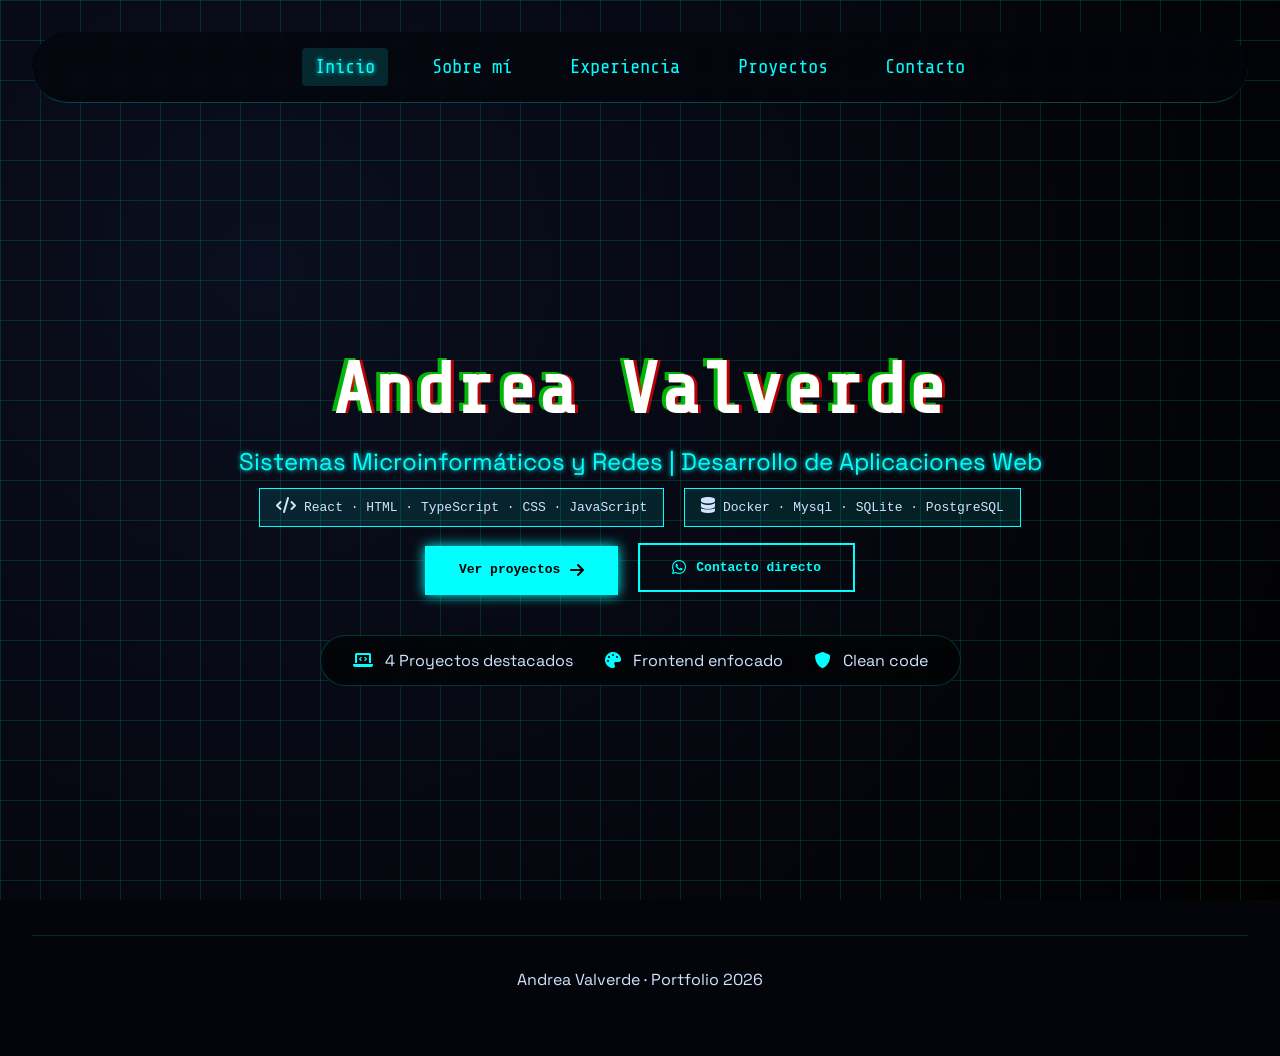
<file: PaginaWeb/index.html>
<!DOCTYPE html>
<html lang="es">
<head>
    <meta charset="UTF-8">
    <meta name="viewport" content="width=device-width, initial-scale=1.0, viewport-fit=cover">
    <title>Andrea Valverde | Inicio</title>
    <link rel="stylesheet" href="style.css">
    <link rel="stylesheet" href="https://cdnjs.cloudflare.com/ajax/libs/font-awesome/6.0.0-beta3/css/all.min.css">
    <link href="https://fonts.googleapis.com/css2?family=Space+Grotesk:wght@300;400;500;600;700&family=Share+Tech+Mono&display=swap" rel="stylesheet">
</head>
<body>
    <div class="cyber-bg"></div>
    <div class="container">
        <nav class="cyber-nav">
            <a href="index.html" class="nav-link active">Inicio</a>
            <a href="about.html" class="nav-link">Sobre mí</a>
            <a href="experience.html" class="nav-link">Experiencia</a>
            <a href="projects.html" class="nav-link">Proyectos</a>
            <a href="contact.html" class="nav-link">Contacto</a>
        </nav>

        <header class="hero fullscreen-hero">
            <div class="hero-content">
                <div class="glitch-wrapper">
                    <h1 class="glitch" data-text="Andrea Valverde">Andrea Valverde</h1>
                </div>
                <p class="hero-tagline">Sistemas Microinformáticos y Redes | Desarrollo de Aplicaciones Web</p>
                <div class="hero-description">
                    <span class="cyber-badge"><i class="fas fa-code"></i> React · HTML · TypeScript · CSS · JavaScript</span>
                    <span class="cyber-badge"><i class="fas fa-database"></i> Docker · Mysql · SQLite · PostgreSQL</span>
                </div>
                <div class="hero-cta">
                    <a href="projects.html" class="btn-neon"><span>Ver proyectos</span><i class="fas fa-arrow-right"></i></a>
                    <a href="contact.html" class="btn-outline-neon"><i class="fab fa-whatsapp"></i> Contacto directo</a>
                </div>
            </div>
            <div class="hero-stats">
                <div class="stat"><i class="fas fa-laptop-code"></i> 4 Proyectos destacados</div>
                <div class="stat"><i class="fas fa-palette"></i> Frontend enfocado</div>
                <div class="stat"><i class="fas fa-shield-alt"></i> Clean code</div>
            </div>
        </header>

        <footer class="cyber-footer">
            <p>Andrea Valverde · Portfolio 2026</p>
        </footer>
    </div>
    <script src="script.js"></script>
</body>
</html>
</file>
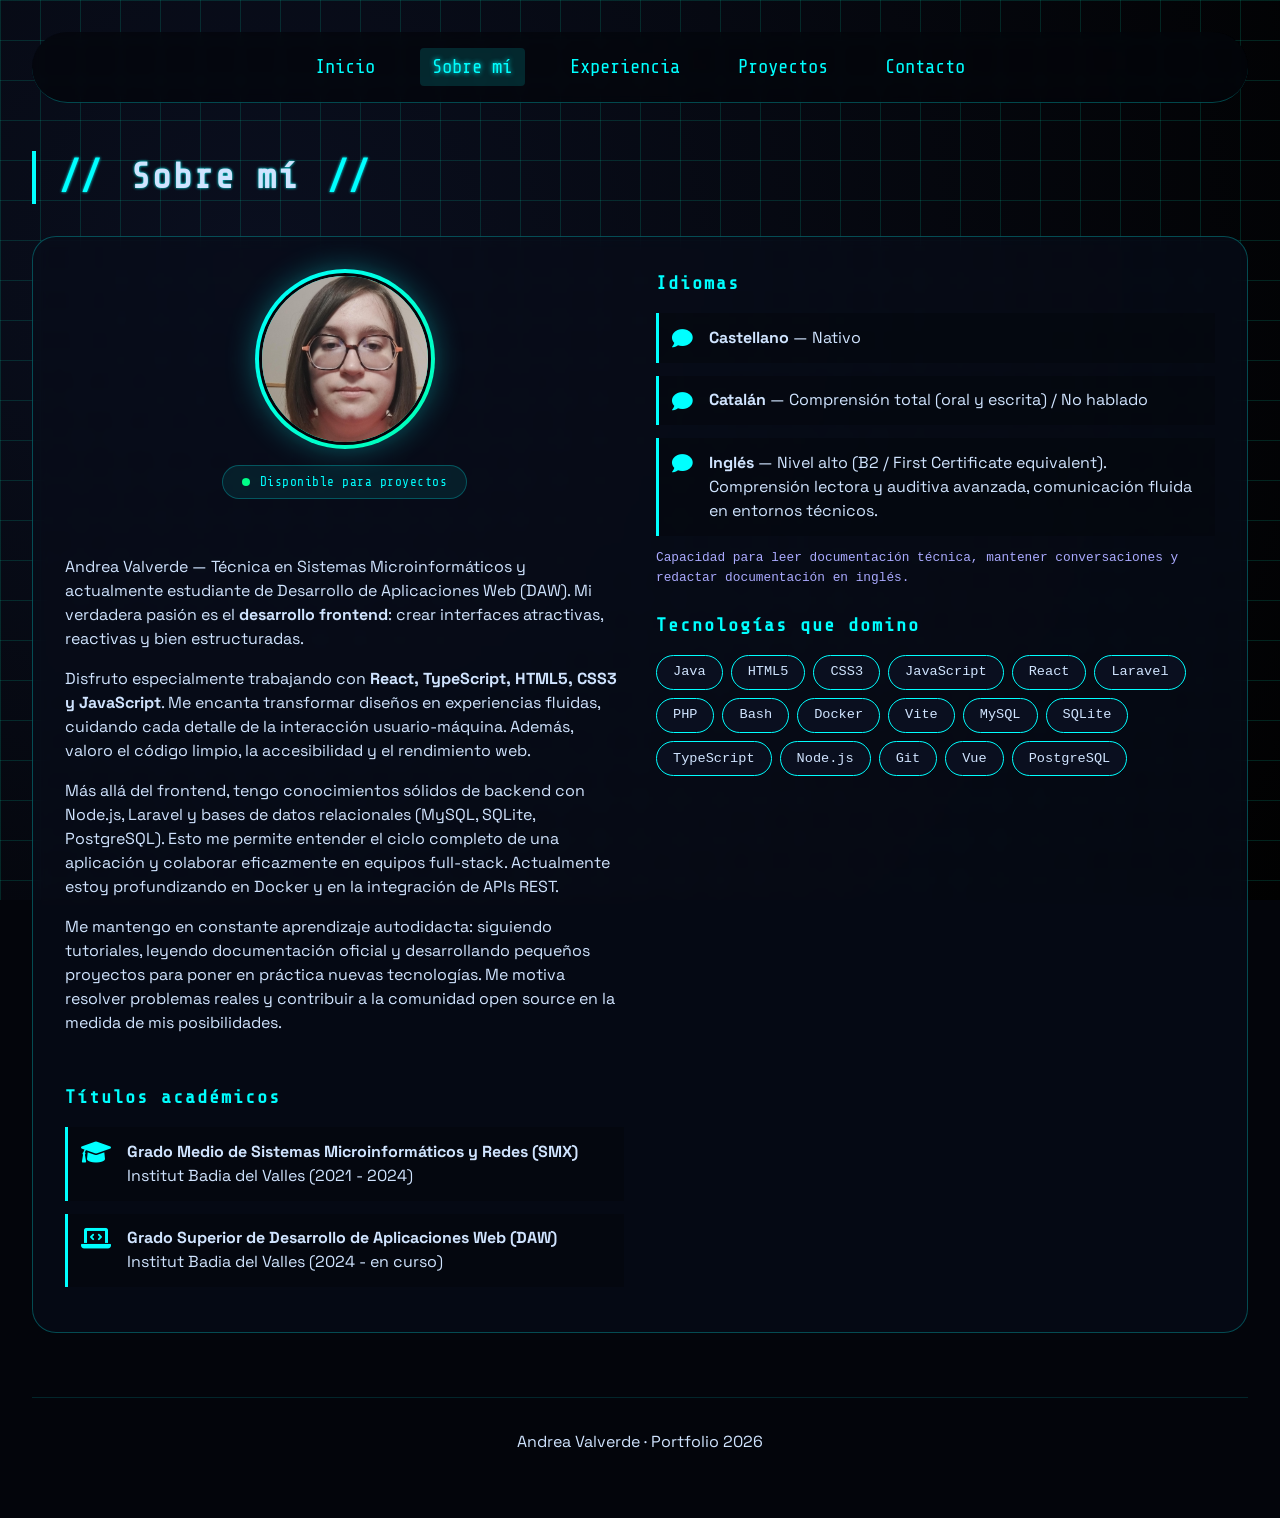
<file: PaginaWeb/about.html>
<!DOCTYPE html>
<html lang="es">
<head>
    <meta charset="UTF-8">
    <meta name="viewport" content="width=device-width, initial-scale=1.0">
    <title>Andrea Valverde | Sobre mí</title>
    <link rel="stylesheet" href="style.css">
    <link rel="stylesheet" href="https://cdnjs.cloudflare.com/ajax/libs/font-awesome/6.0.0-beta3/css/all.min.css">
    <link href="https://fonts.googleapis.com/css2?family=Space+Grotesk:wght@300;400;500;600;700&family=Share+Tech+Mono&display=swap" rel="stylesheet">
</head>
<body>
    <div class="cyber-bg"></div>
    <div class="container">
        <nav class="cyber-nav">
            <a href="index.html" class="nav-link">Inicio</a>
            <a href="about.html" class="nav-link active">Sobre mí</a>
            <a href="experience.html" class="nav-link">Experiencia</a>
            <a href="projects.html" class="nav-link">Proyectos</a>
            <a href="contact.html" class="nav-link">Contacto</a>
        </nav>

        <section class="about">
            <h2 class="section-title"><span class="title-accent">//</span> Sobre mí <span class="title-accent">//</span></h2>
            <div class="about-grid">
                <!-- Columna izquierda: foto, descripción + títulos académicos -->
                <div class="about-left">
                    <!-- FOTO DE PERFIL -->
                    <div class="profile-image-container">
                        <div class="profile-image-wrapper">
                            <img src="foto-perfil.jpg" alt="Andrea Valverde" class="profile-image">
                            <div class="profile-image-glow"></div>
                        </div>
                        <div class="profile-badge">
                            <span class="status-dot"></span>
                            <span class="status-text">Disponible para proyectos</span>
                        </div>
                    </div>

                    <div class="about-text">
                        <p><span class="neon-text">Andrea Valverde</span> — Técnica en Sistemas Microinformáticos y actualmente estudiante de Desarrollo de Aplicaciones Web (DAW). Mi verdadera pasión es el <strong>desarrollo frontend</strong>: crear interfaces atractivas, reactivas y bien estructuradas.</p>
                        <p>Disfruto especialmente trabajando con <strong>React, TypeScript, HTML5, CSS3 y JavaScript</strong>. Me encanta transformar diseños en experiencias fluidas, cuidando cada detalle de la interacción usuario-máquina. Además, valoro el código limpio, la accesibilidad y el rendimiento web.</p>
                        <p>Más allá del frontend, tengo conocimientos sólidos de backend con Node.js, Laravel y bases de datos relacionales (MySQL, SQLite, PostgreSQL). Esto me permite entender el ciclo completo de una aplicación y colaborar eficazmente en equipos full-stack. Actualmente estoy profundizando en Docker y en la integración de APIs REST.</p>
                        <p>Me mantengo en constante aprendizaje autodidacta: siguiendo tutoriales, leyendo documentación oficial y desarrollando pequeños proyectos para poner en práctica nuevas tecnologías. Me motiva resolver problemas reales y contribuir a la comunidad open source en la medida de mis posibilidades.</p>
                    </div>
                    <div class="about-degrees">
                        <h3>Títulos académicos</h3>
                        <div class="degree-item">
                            <i class="fas fa-graduation-cap"></i>
                            <div><strong>Grado Medio de Sistemas Microinformáticos y Redes (SMX)</strong><br>Institut Badia del Valles (2021 - 2024)</div>
                        </div>
                        <div class="degree-item">
                            <i class="fas fa-laptop-code"></i>
                            <div><strong>Grado Superior de Desarrollo de Aplicaciones Web (DAW)</strong><br>Institut Badia del Valles (2024 - en curso)</div>
                        </div>
                    </div>
                </div>

                <!-- Columna derecha: idiomas y tecnologías -->
                <div class="about-right">
                    <div class="about-languages">
                        <h3>Idiomas</h3>
                        <div class="language-item">
                            <i class="fas fa-comment"></i>
                            <div><strong>Castellano</strong> — Nativo</div>
                        </div>
                        <div class="language-item">
                            <i class="fas fa-comment"></i>
                            <div><strong>Catalán</strong> — Comprensión total (oral y escrita) / No hablado</div>
                        </div>
                        <div class="language-item">
                            <i class="fas fa-comment"></i>
                            <div><strong>Inglés</strong> — Nivel alto (B2 / First Certificate equivalent). Comprensión lectora y auditiva avanzada, comunicación fluida en entornos técnicos.</div>
                        </div>
                        <p class="languages-note">Capacidad para leer documentación técnica, mantener conversaciones y redactar documentación en inglés.</p>
                    </div>

                    <div class="about-tech">
                        <h3>Tecnologías que domino</h3>
                        <div class="skill-chips">
                            <span class="skill-chip">Java</span>
                            <span class="skill-chip">HTML5</span>
                            <span class="skill-chip">CSS3</span>
                            <span class="skill-chip">JavaScript</span>
                            <span class="skill-chip">React</span>
                            <span class="skill-chip">Laravel</span>
                            <span class="skill-chip">PHP</span>
                            <span class="skill-chip">Bash</span>
                            <span class="skill-chip">Docker</span>
                            <span class="skill-chip">Vite</span>
                            <span class="skill-chip">MySQL</span>
                            <span class="skill-chip">SQLite</span>
                            <span class="skill-chip">TypeScript</span>
                            <span class="skill-chip">Node.js</span>
                            <span class="skill-chip">Git</span>
                            <span class="skill-chip">Vue</span>
                            <span class="skill-chip">PostgreSQL</span>
                        </div>
                    </div>
                </div>
            </div>
        </section>

        <footer class="cyber-footer">
            <p>Andrea Valverde · Portfolio 2026</p>
        </footer>
    </div>
    <script src="script.js"></script>
</body>
</html>
</file>
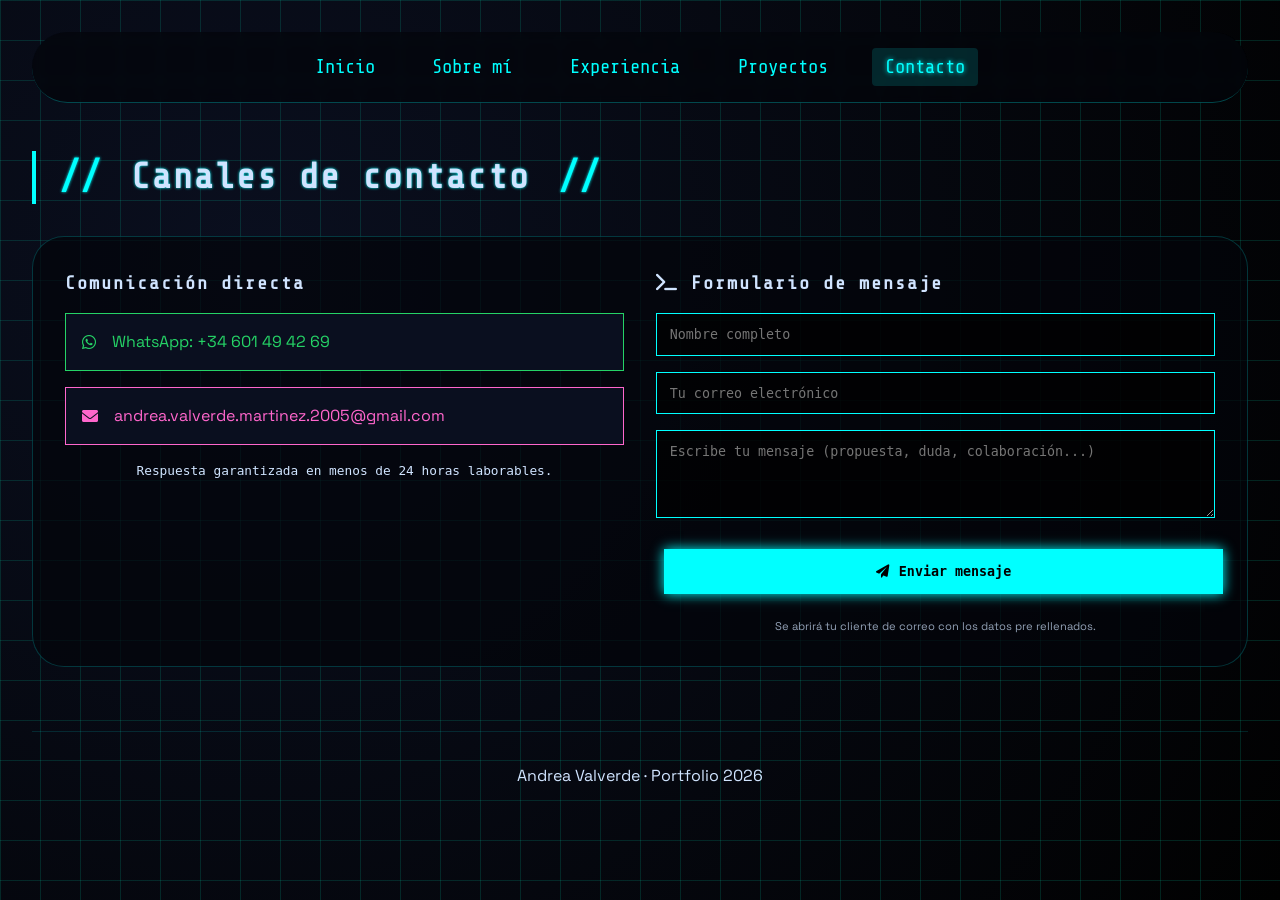
<file: PaginaWeb/contact.html>
<!DOCTYPE html>
<html lang="es">
<head>
    <meta charset="UTF-8">
    <meta name="viewport" content="width=device-width, initial-scale=1.0">
    <title>Andrea Valverde | Contacto</title>
    <link rel="stylesheet" href="style.css">
    <link rel="stylesheet" href="https://cdnjs.cloudflare.com/ajax/libs/font-awesome/6.0.0-beta3/css/all.min.css">
    <link href="https://fonts.googleapis.com/css2?family=Space+Grotesk:wght@300;400;500;600;700&family=Share+Tech+Mono&display=swap" rel="stylesheet">
</head>
<body>
    <div class="cyber-bg"></div>
    <div class="container">
        <nav class="cyber-nav">
            <a href="index.html" class="nav-link">Inicio</a>
            <a href="about.html" class="nav-link">Sobre mí</a>
            <a href="experience.html" class="nav-link">Experiencia</a>
            <a href="projects.html" class="nav-link">Proyectos</a>
            <a href="contact.html" class="nav-link active">Contacto</a>
        </nav>

        <section class="contact">
            <h2 class="section-title"><span class="title-accent">//</span> Canales de contacto <span class="title-accent">//</span></h2>
            <div class="contact-container">
                <div class="contact-social">
                    <h3>Comunicación directa</h3>
                    <a href="https://wa.me/34601494269" target="_blank" class="social-card whatsapp">
                        <i class="fab fa-whatsapp"></i> WhatsApp: +34 601 49 42 69
                    </a>
                    <a href="mailto:andrea.valverde.martinez.2005@gmail.com" class="social-card email">
                        <i class="fas fa-envelope"></i> andrea.valverde.martinez.2005@gmail.com
                    </a>
                    <div class="cyber-note">Respuesta garantizada en menos de 24 horas laborables.</div>
                </div>
                <div class="contact-form-area">
                    <h3><i class="fas fa-terminal"></i> Formulario de mensaje</h3>
                    <form id="contact-form">
                        <div class="input-group">
                            <input type="text" id="contact-name" placeholder="Nombre completo" required>
                        </div>
                        <div class="input-group">
                            <input type="email" id="contact-email" placeholder="Tu correo electrónico" required>
                        </div>
                        <div class="input-group">
                            <textarea id="contact-msg" rows="4" placeholder="Escribe tu mensaje (propuesta, duda, colaboración...)" required></textarea>
                        </div>
                        <button type="submit" class="btn-neon full-width"><i class="fas fa-paper-plane"></i> Enviar mensaje</button>
                    </form>
                    <p class="form-note">Se abrirá tu cliente de correo con los datos pre rellenados.</p>
                </div>
            </div>
        </section>

        <footer class="cyber-footer">
            <p>Andrea Valverde · Portfolio 2026</p>
        </footer>
    </div>
    <script src="script.js"></script>
</body>
</html>
</file>
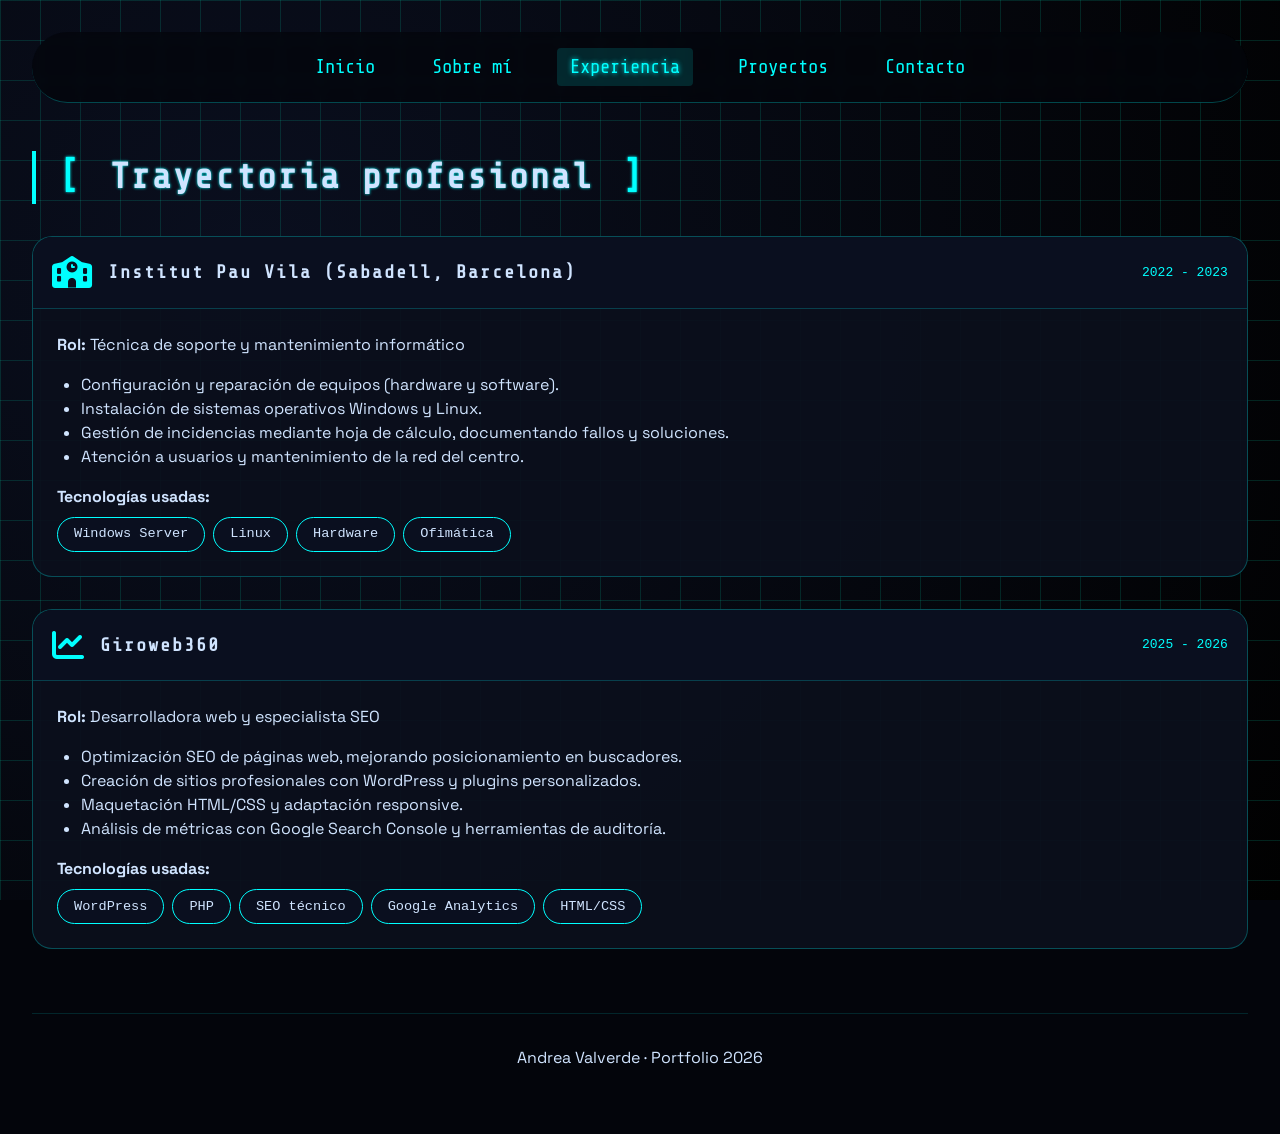
<file: PaginaWeb/experience.html>
<!DOCTYPE html>
<html lang="es">
<head>
    <meta charset="UTF-8">
    <meta name="viewport" content="width=device-width, initial-scale=1.0">
    <title>Andrea Valverde | Experiencia</title>
    <link rel="stylesheet" href="style.css">
    <link rel="stylesheet" href="https://cdnjs.cloudflare.com/ajax/libs/font-awesome/6.0.0-beta3/css/all.min.css">
    <link href="https://fonts.googleapis.com/css2?family=Space+Grotesk:wght@300;400;500;600;700&family=Share+Tech+Mono&display=swap" rel="stylesheet">
</head>
<body>
    <div class="cyber-bg"></div>
    <div class="container">
        <nav class="cyber-nav">
            <a href="index.html" class="nav-link">Inicio</a>
            <a href="about.html" class="nav-link">Sobre mí</a>
            <a href="experience.html" class="nav-link active">Experiencia</a>
            <a href="projects.html" class="nav-link">Proyectos</a>
            <a href="contact.html" class="nav-link">Contacto</a>
        </nav>

        <section class="experience">
            <h2 class="section-title"><span class="title-accent">[</span> Trayectoria profesional <span class="title-accent">]</span></h2>
            
            <div class="exp-timeline">
                <div class="exp-card">
                    <div class="exp-header">
                        <i class="fas fa-school"></i>
                        <h3>Institut Pau Vila (Sabadell, Barcelona)</h3>
                        <span class="exp-date">2022 - 2023</span>
                    </div>
                    <div class="exp-body">
                        <p><strong>Rol:</strong> Técnica de soporte y mantenimiento informático</p>
                        <ul>
                            <li>Configuración y reparación de equipos (hardware y software).</li>
                            <li>Instalación de sistemas operativos Windows y Linux.</li>
                            <li>Gestión de incidencias mediante hoja de cálculo, documentando fallos y soluciones.</li>
                            <li>Atención a usuarios y mantenimiento de la red del centro.</li>
                        </ul>
                        <div class="exp-tech">
                            <p><strong>Tecnologías usadas:</strong></p>
                            <div class="skill-chips">
                                <span class="skill-chip">Windows Server</span>
                                <span class="skill-chip">Linux</span>
                                <span class="skill-chip">Hardware</span>
                                <span class="skill-chip">Ofimática</span>
                            </div>
                        </div>
                    </div>
                </div>

                <div class="exp-card">
                    <div class="exp-header">
                        <i class="fas fa-chart-line"></i>
                        <h3>Giroweb360</h3>
                        <span class="exp-date">2025 - 2026</span>
                    </div>
                    <div class="exp-body">
                        <p><strong>Rol:</strong> Desarrolladora web y especialista SEO</p>
                        <ul>
                            <li>Optimización SEO de páginas web, mejorando posicionamiento en buscadores.</li>
                            <li>Creación de sitios profesionales con WordPress y plugins personalizados.</li>
                            <li>Maquetación HTML/CSS y adaptación responsive.</li>
                            <li>Análisis de métricas con Google Search Console y herramientas de auditoría.</li>
                        </ul>
                        <div class="exp-tech">
                            <p><strong>Tecnologías usadas:</strong></p>
                            <div class="skill-chips">
                                <span class="skill-chip">WordPress</span>
                                <span class="skill-chip">PHP</span>
                                <span class="skill-chip">SEO técnico</span>
                                <span class="skill-chip">Google Analytics</span>
                                <span class="skill-chip">HTML/CSS</span>
                            </div>
                        </div>
                    </div>
                </div>
            </div>
        </section>

        <footer class="cyber-footer">
            <p>Andrea Valverde · Portfolio 2026</p>
        </footer>
    </div>
    <script src="script.js"></script>
</body>
</html>
</file>
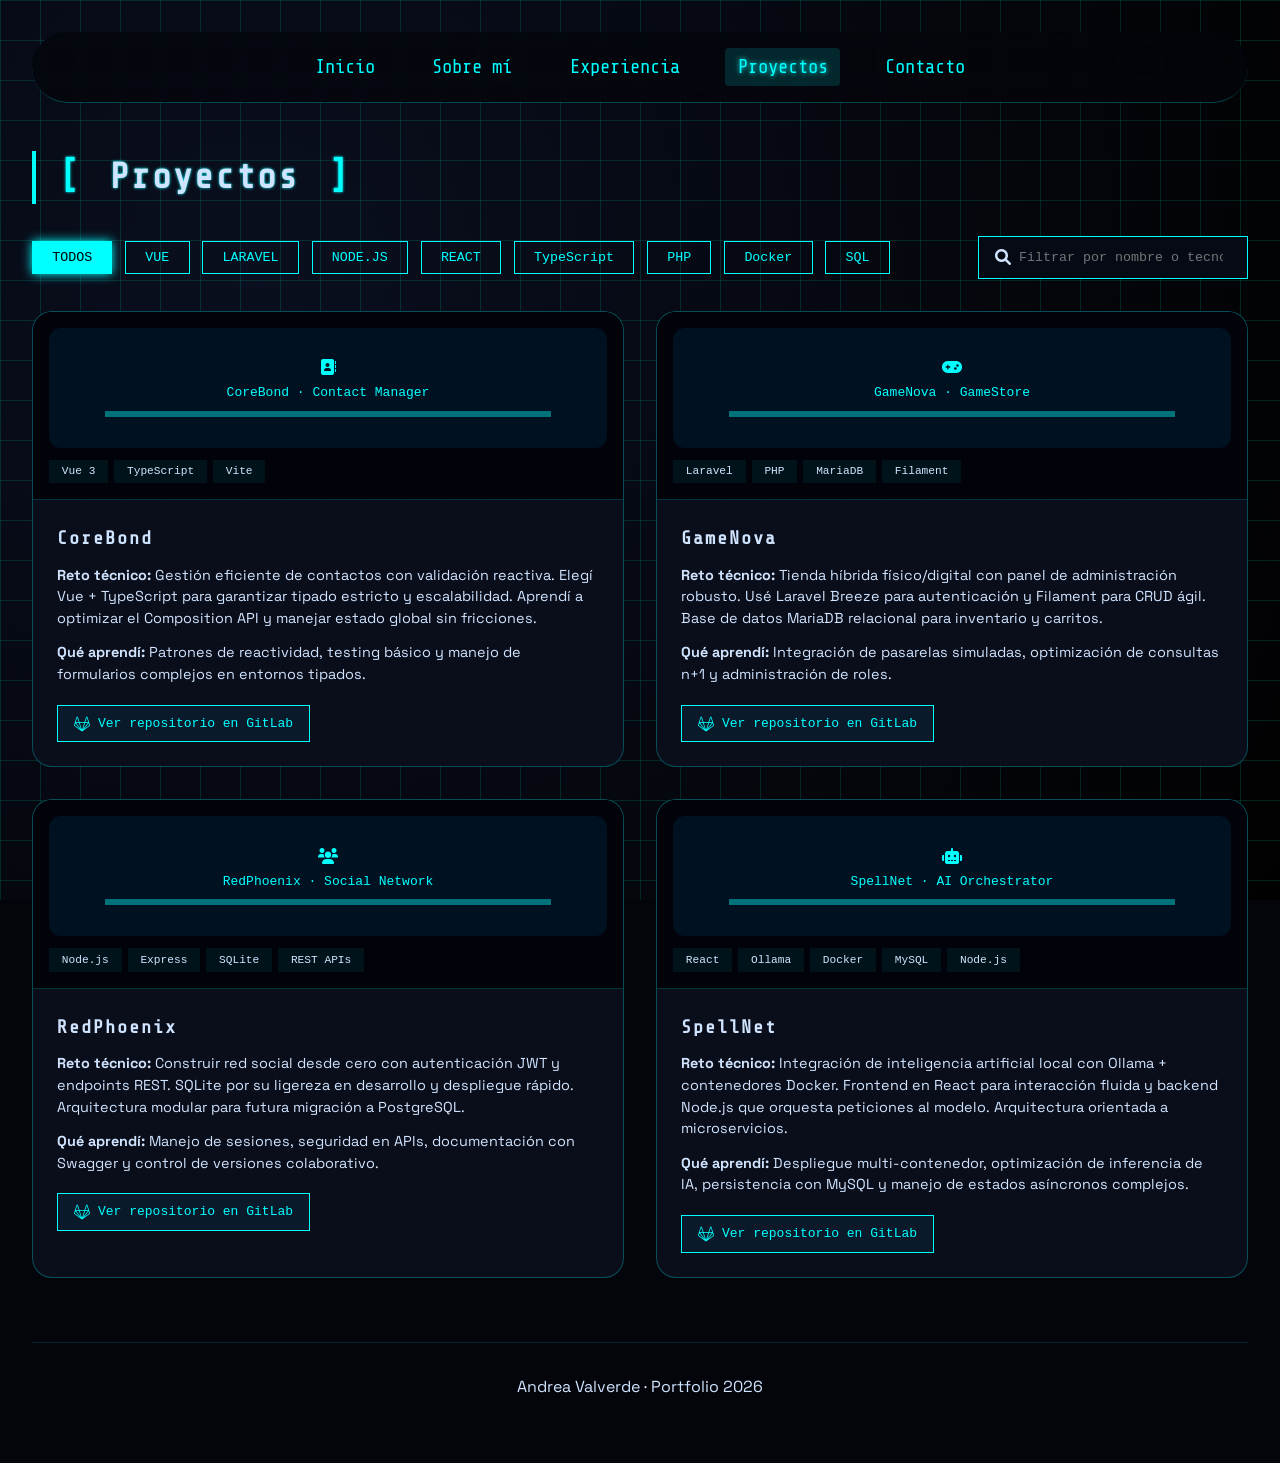
<file: PaginaWeb/projects.html>
<!DOCTYPE html>
<html lang="es">
<head>
    <meta charset="UTF-8">
    <meta name="viewport" content="width=device-width, initial-scale=1.0">
    <title>Andrea Valverde | Proyectos</title>
    <link rel="stylesheet" href="style.css">
    <link rel="stylesheet" href="https://cdnjs.cloudflare.com/ajax/libs/font-awesome/6.0.0-beta3/css/all.min.css">
    <link href="https://fonts.googleapis.com/css2?family=Space+Grotesk:wght@300;400;500;600;700&family=Share+Tech+Mono&display=swap" rel="stylesheet">
</head>
<body>
    <div class="cyber-bg"></div>
    <div class="container">
        <nav class="cyber-nav">
            <a href="index.html" class="nav-link">Inicio</a>
            <a href="about.html" class="nav-link">Sobre mí</a>
            <a href="experience.html" class="nav-link">Experiencia</a>
            <a href="projects.html" class="nav-link active">Proyectos</a>
            <a href="contact.html" class="nav-link">Contacto</a>
        </nav>

        <section>
            <h2 class="section-title"><span class="title-accent">[</span> Proyectos <span class="title-accent">]</span></h2>
            <div class="filter-bar">
                <div class="filter-buttons">
                    <button class="filter-btn active" data-filter="all">TODOS</button>
                    <button class="filter-btn" data-filter="vue">VUE</button>
                    <button class="filter-btn" data-filter="laravel">LARAVEL</button>
                    <button class="filter-btn" data-filter="nodejs">NODE.JS</button>
                    <button class="filter-btn" data-filter="react">REACT</button>
                    <button class="filter-btn" data-filter="typescript">TypeScript</button>
                    <button class="filter-btn" data-filter="php">PHP</button>
                    <button class="filter-btn" data-filter="docker">Docker</button>
                    <button class="filter-btn" data-filter="sql">SQL</button>
                </div>
                <div class="search-box">
                    <i class="fas fa-search"></i>
                    <input type="text" id="project-search" placeholder="Filtrar por nombre o tecnología">
                </div>
            </div>

            <div class="projects-grid" id="projects-grid">
                <!-- Proyecto 1: CoreBond (Vue, TypeScript) -->
                <div class="project-card" data-tech="vue typescript" data-name="CoreBond">
                    <div class="preview-area">
                        <div class="screenshot-mock">
                            <div class="mock-ui">
                                <i class="fas fa-address-book"></i>
                                <span>CoreBond · Contact Manager</span>
                                <div class="mock-bars"></div>
                            </div>
                        </div>
                        <div class="tech-badges">
                            <span>Vue 3</span><span>TypeScript</span><span>Vite</span>
                        </div>
                    </div>
                    <div class="card-info">
                        <h3>CoreBond</h3>
                        <p class="challenge"><strong>Reto técnico:</strong> Gestión eficiente de contactos con validación reactiva. Elegí Vue + TypeScript para garantizar tipado estricto y escalabilidad. Aprendí a optimizar el Composition API y manejar estado global sin fricciones.</p>
                        <p class="learn"><strong>Qué aprendí:</strong> Patrones de reactividad, testing básico y manejo de formularios complejos en entornos tipados.</p>
                        <div class="card-buttons">
                            <a href="https://gitlab.com/corebond/corebond.git" target="_blank" class="btn-code"><i class="fab fa-gitlab"></i> Ver repositorio en GitLab</a>
                        </div>
                    </div>
                </div>

                <!-- Proyecto 2: GameNova (Laravel, PHP, SQL) -->
                <div class="project-card" data-tech="laravel php sql" data-name="GameNova">
                    <div class="preview-area">
                        <div class="screenshot-mock">
                            <div class="mock-ui">
                                <i class="fas fa-gamepad"></i>
                                <span>GameNova · GameStore</span>
                                <div class="mock-bars"></div>
                            </div>
                        </div>
                        <div class="tech-badges">
                            <span>Laravel</span><span>PHP</span><span>MariaDB</span><span>Filament</span>
                        </div>
                    </div>
                    <div class="card-info">
                        <h3>GameNova</h3>
                        <p class="challenge"><strong>Reto técnico:</strong> Tienda híbrida físico/digital con panel de administración robusto. Usé Laravel Breeze para autenticación y Filament para CRUD ágil. Base de datos MariaDB relacional para inventario y carritos.</p>
                        <p class="learn"><strong>Qué aprendí:</strong> Integración de pasarelas simuladas, optimización de consultas n+1 y administración de roles.</p>
                        <div class="card-buttons">
                            <a href="https://gitlab.com/gamenova/gamenova.git" target="_blank" class="btn-code"><i class="fab fa-gitlab"></i> Ver repositorio en GitLab</a>
                        </div>
                    </div>
                </div>

                <!-- Proyecto 3: RedPhoenix (Node.js, SQL) -->
                <div class="project-card" data-tech="nodejs sql" data-name="RedPhoenix">
                    <div class="preview-area">
                        <div class="screenshot-mock">
                            <div class="mock-ui">
                                <i class="fas fa-users"></i>
                                <span>RedPhoenix · Social Network</span>
                                <div class="mock-bars"></div>
                            </div>
                        </div>
                        <div class="tech-badges">
                            <span>Node.js</span><span>Express</span><span>SQLite</span><span>REST APIs</span>
                        </div>
                    </div>
                    <div class="card-info">
                        <h3>RedPhoenix</h3>
                        <p class="challenge"><strong>Reto técnico:</strong> Construir red social desde cero con autenticación JWT y endpoints REST. SQLite por su ligereza en desarrollo y despliegue rápido. Arquitectura modular para futura migración a PostgreSQL.</p>
                        <p class="learn"><strong>Qué aprendí:</strong> Manejo de sesiones, seguridad en APIs, documentación con Swagger y control de versiones colaborativo.</p>
                        <div class="card-buttons">
                            <a href="https://gitlab.com/redphoenixgroup/redphoenix.git" target="_blank" class="btn-code"><i class="fab fa-gitlab"></i> Ver repositorio en GitLab</a>
                        </div>
                    </div>
                </div>

                <!-- Proyecto 4: SpellNet (React, Docker, SQL) -->
                <div class="project-card" data-tech="react docker sql" data-name="SpellNet">
                    <div class="preview-area">
                        <div class="screenshot-mock">
                            <div class="mock-ui">
                                <i class="fas fa-robot"></i>
                                <span>SpellNet · AI Orchestrator</span>
                                <div class="mock-bars"></div>
                            </div>
                        </div>
                        <div class="tech-badges">
                            <span>React</span><span>Ollama</span><span>Docker</span><span>MySQL</span><span>Node.js</span>
                        </div>
                    </div>
                    <div class="card-info">
                        <h3>SpellNet</h3>
                        <p class="challenge"><strong>Reto técnico:</strong> Integración de inteligencia artificial local con Ollama + contenedores Docker. Frontend en React para interacción fluida y backend Node.js que orquesta peticiones al modelo. Arquitectura orientada a microservicios.</p>
                        <p class="learn"><strong>Qué aprendí:</strong> Despliegue multi-contenedor, optimización de inferencia de IA, persistencia con MySQL y manejo de estados asíncronos complejos.</p>
                        <div class="card-buttons">
                            <a href="https://gitlab.com/spellnet/spellnet.git" target="_blank" class="btn-code"><i class="fab fa-gitlab"></i> Ver repositorio en GitLab</a>
                        </div>
                    </div>
                </div>
            </div>
            <div id="no-results" class="no-results-message" style="display: none;">Ningún proyecto coincide con el filtro.</div>
        </section>

        <footer class="cyber-footer">
            <p>Andrea Valverde · Portfolio 2026</p>
        </footer>
    </div>
    <script src="script.js"></script>
</body>
</html>
</file>
<file: PaginaWeb/style.css>
/* RESET & GLOBAL CYBERPUNK */
* {
    margin: 0;
    padding: 0;
    box-sizing: border-box;
}

body {
    background-color: #03050b;
    font-family: 'Space Grotesk', 'Share Tech Mono', monospace;
    color: #d0e4ff;
    line-height: 1.5;
    overflow-x: hidden;
}

.cyber-bg {
    position: fixed;
    top: 0;
    left: 0;
    width: 100%;
    height: 100%;
    background: radial-gradient(circle at 20% 30%, #0a0f1f, #010101);
    z-index: -2;
}
.cyber-bg::before {
    content: "";
    position: absolute;
    width: 100%;
    height: 100%;
    background-image: 
        linear-gradient(#00ffcc22 1px, transparent 1px),
        linear-gradient(90deg, #00ffcc22 1px, transparent 1px);
    background-size: 40px 40px;
    pointer-events: none;
    animation: gridMove 20s linear infinite;
}
@keyframes gridMove {
    0% { transform: translate(0, 0); }
    100% { transform: translate(40px, 40px); }
}

.container {
    max-width: 1300px;
    margin: 0 auto;
    padding: 2rem;
    position: relative;
    z-index: 2;
}

/* NAVEGACIÓN CYBER */
.cyber-nav {
    display: flex;
    justify-content: center;
    gap: 2rem;
    flex-wrap: wrap;
    margin-bottom: 3rem;
    padding: 1rem;
    border-bottom: 1px solid #0ff4;
    background: rgba(3, 5, 11, 0.7);
    backdrop-filter: blur(5px);
    border-radius: 40px;
    position: sticky;
    top: 1rem;
    z-index: 10;
}
.nav-link {
    color: #0ff;
    text-decoration: none;
    font-family: 'Share Tech Mono', monospace;
    font-size: 1.2rem;
    padding: 0.3rem 0.8rem;
    transition: 0.2s;
}
.nav-link:hover, .nav-link.active {
    background: #0ff2;
    text-shadow: 0 0 5px #0ff;
    border-radius: 4px;
}

/* TIPOGRAFÍA Y TÍTULOS */
h1, h2, h3, .section-title {
    font-family: 'Share Tech Mono', monospace;
    font-weight: 700;
    letter-spacing: 2px;
}
.section-title {
    font-size: 2.2rem;
    margin: 2rem 0 2rem 0;
    border-left: 4px solid #0ff;
    padding-left: 1rem;
    text-shadow: 0 0 3px #0ff;
}
.title-accent {
    color: #0ff;
    margin: 0 0.5rem;
}

/* HERO A PANTALLA COMPLETA */
.fullscreen-hero {
    min-height: calc(100vh - 150px);
    display: flex;
    flex-direction: column;
    justify-content: center;
    align-items: center;
    text-align: center;
    gap: 2rem;
    padding: 2rem 0;
}
.hero {
    min-height: 80vh;
}
.glitch {
    font-size: 4.5rem;
    font-weight: 800;
    position: relative;
    color: #fff;
    text-shadow: 0.05em 0 0 rgba(255,0,0,0.7), -0.05em -0.025em 0 rgba(0,255,0,0.7);
    animation: glitch-shake 0.3s infinite alternate;
}
.glitch::before {
    content: attr(data-text);
    position: absolute;
    left: -2px;
    text-shadow: 2px 0 #0ff;
    top: 0;
    color: #fff;
    overflow: hidden;
    clip: rect(0, 900px, 0, 0);
    animation: glitch-anim 3s infinite linear alternate-reverse;
}
@keyframes glitch-shake {
    0% { transform: translate(0); }
    100% { transform: translate(-1px, 1px); }
}
.hero-tagline {
    font-size: 1.5rem;
    color: #0ff;
    text-shadow: 0 0 5px #0ff;
}
.cyber-badge {
    background: rgba(0, 255, 255, 0.1);
    border: 1px solid #0ff;
    padding: 0.5rem 1rem;
    margin: 0.5rem;
    display: inline-block;
    font-family: monospace;
}
.btn-neon, .btn-outline-neon {
    display: inline-flex;
    align-items: center;
    gap: 10px;
    background: transparent;
    border: 2px solid #0ff;
    color: #0ff;
    padding: 0.8rem 2rem;
    font-weight: bold;
    text-decoration: none;
    margin: 0.5rem;
    transition: 0.2s;
    cursor: pointer;
    font-family: monospace;
}
.btn-neon {
    background: #0ff;
    color: #000;
    box-shadow: 0 0 12px #0ff;
}
.btn-outline-neon:hover, .btn-neon:hover {
    transform: scale(1.02);
    filter: brightness(1.2);
}
.hero-stats {
    display: flex;
    gap: 2rem;
    background: rgba(0,0,0,0.6);
    backdrop-filter: blur(5px);
    padding: 0.8rem 2rem;
    border-radius: 40px;
    border: 1px solid #0ff3;
}
.stat i {
    color: #0ff;
    margin-right: 8px;
}

/* ABOUT - NUEVA ESTRUCTURA */
.about-grid {
    display: grid;
    grid-template-columns: 1fr 1fr;
    gap: 2rem;
    background: rgba(8, 12, 25, 0.7);
    backdrop-filter: blur(8px);
    border: 1px solid #00ffff44;
    padding: 2rem;
    border-radius: 24px;
}
.about-left {
    display: flex;
    flex-direction: column;
    gap: 2rem;
}
.about-text p {
    margin-bottom: 1rem;
}
.about-right {
    display: flex;
    flex-direction: column;
    gap: 1.5rem;
}
.about-degrees h3, .about-languages h3, .about-tech h3 {
    margin-bottom: 1rem;
    color: #0ff;
}
.degree-item {
    display: flex;
    align-items: flex-start;
    gap: 1rem;
    background: #03050b66;
    padding: 0.8rem;
    margin-bottom: 0.8rem;
    border-left: 3px solid #0ff;
}
.degree-item i {
    font-size: 1.5rem;
    color: #0ff;
}
.language-item {
    display: flex;
    align-items: flex-start;
    gap: 1rem;
    background: #03050b66;
    padding: 0.8rem;
    margin-bottom: 0.8rem;
    border-left: 3px solid #0ff;
}
.language-item i {
    font-size: 1.3rem;
    color: #0ff;
    margin-top: 0.2rem;
}
.languages-note {
    font-size: 0.8rem;
    color: #aaf;
    margin-top: 0.5rem;
    font-family: monospace;
}
.skill-chips {
    display: flex;
    flex-wrap: wrap;
    gap: 0.5rem;
}
.skill-chip {
    background: #0a0f1f;
    border: 1px solid #0ff;
    padding: 0.4rem 1rem;
    font-family: monospace;
    font-size: 0.85rem;
    border-radius: 20px;
}

/* EXPERIENCIA */
.exp-timeline {
    display: flex;
    flex-direction: column;
    gap: 2rem;
    margin-bottom: 3rem;
}
.exp-card {
    background: #0b0f1cee;
    border: 1px solid #0ff4;
    border-radius: 20px;
    overflow: hidden;
}
.exp-header {
    background: #0a0f1f;
    padding: 1.2rem;
    border-bottom: 1px solid #0ff3;
    display: flex;
    flex-wrap: wrap;
    justify-content: space-between;
    align-items: center;
}
.exp-header i {
    font-size: 2rem;
    color: #0ff;
    margin-right: 1rem;
}
.exp-header h3 {
    flex: 1;
}
.exp-date {
    font-family: monospace;
    color: #0ff;
}
.exp-body {
    padding: 1.5rem;
}
.exp-body ul {
    margin: 1rem 0 1rem 1.5rem;
}
.exp-tech {
    margin-top: 1rem;
}
.exp-tech .skill-chips {
    margin-top: 0.5rem;
}

/* FILTROS Y PROYECTOS */
.filter-bar {
    display: flex;
    flex-wrap: wrap;
    justify-content: space-between;
    align-items: center;
    margin: 2rem 0;
    gap: 1rem;
}
.filter-buttons {
    display: flex;
    flex-wrap: wrap;
    gap: 0.8rem;
}
.filter-btn {
    background: none;
    border: 1px solid #0ff;
    color: #0ff;
    padding: 0.5rem 1.2rem;
    font-family: monospace;
    cursor: pointer;
    transition: 0.2s;
}
.filter-btn.active, .filter-btn:hover {
    background: #0ff;
    color: black;
    box-shadow: 0 0 10px #0ff;
}
.search-box {
    display: flex;
    align-items: center;
    background: #050a15;
    border: 1px solid #0ff;
    padding: 0.3rem 1rem;
}
.search-box input {
    background: transparent;
    border: none;
    color: #0ff;
    padding: 0.5rem;
    outline: none;
    font-family: monospace;
    width: 220px;
}
.projects-grid {
    display: grid;
    grid-template-columns: repeat(2, 1fr);
    gap: 2rem;
}
@media (max-width: 880px) {
    .projects-grid { grid-template-columns: 1fr; }
    .about-grid { grid-template-columns: 1fr; }
}
.project-card {
    background: #0b0f1cee;
    border: 1px solid #0ff4;
    border-radius: 20px;
    overflow: hidden;
    transition: 0.2s;
    display: flex;
    flex-direction: column;
}
.preview-area {
    background: #01020a;
    padding: 1rem;
    border-bottom: 1px solid #0ff3;
}
.mock-ui {
    background: #001122;
    height: 120px;
    display: flex;
    flex-direction: column;
    justify-content: center;
    align-items: center;
    border-radius: 12px;
    font-family: monospace;
    gap: 8px;
    color: cyan;
}
.mock-bars {
    width: 80%;
    height: 6px;
    background: cyan;
    opacity: 0.4;
}
.tech-badges {
    display: flex;
    flex-wrap: wrap;
    gap: 6px;
    margin-top: 12px;
}
.tech-badges span {
    background: #0ff1;
    padding: 0.2rem 0.8rem;
    font-size: 0.7rem;
    font-family: monospace;
}
.card-info {
    padding: 1.5rem;
    flex: 1;
}
.challenge, .learn {
    font-size: 0.9rem;
    margin: 0.8rem 0;
}
.card-buttons {
    margin-top: 1.2rem;
}
.btn-code {
    display: inline-flex;
    align-items: center;
    gap: 8px;
    padding: 0.5rem 1rem;
    background: #0a1a2a;
    color: #0ff;
    border: 1px solid #0ff;
    text-decoration: none;
    font-family: monospace;
    transition: 0.2s;
}
.btn-code:hover {
    transform: translateY(-2px);
    box-shadow: 0 0 8px #0ff;
}
.no-results-message {
    text-align: center;
    padding: 3rem;
    font-size: 1.3rem;
    color: #f66;
}

/* CONTACTO */
.contact-container {
    display: grid;
    grid-template-columns: 1fr 1fr;
    gap: 2rem;
    background: #03050bb3;
    border-radius: 32px;
    padding: 2rem;
    border: 1px solid #0ff3;
}
.social-card {
    display: flex;
    align-items: center;
    gap: 1rem;
    background: #0a0f1f;
    padding: 1rem;
    margin: 1rem 0;
    text-decoration: none;
    color: #0ff;
    border: 1px solid #0ff;
    transition: 0.2s;
}
.social-card.whatsapp { color: #25d366; border-color: #25d366; }
.social-card.email { color: #ff66cc; border-color: #ff66cc; }
.cyber-note {
    margin-top: 1rem;
    font-size: 0.8rem;
    text-align: center;
    font-family: monospace;
}
.input-group {
    margin: 1rem 0;
}
.input-group input, .input-group textarea {
    width: 100%;
    background: #010101aa;
    border: 1px solid #0ff;
    padding: 0.8rem;
    color: #0ff;
    font-family: monospace;
}
.full-width {
    width: 100%;
    justify-content: center;
}
.form-note {
    font-size: 0.7rem;
    text-align: center;
    margin-top: 1rem;
    opacity: 0.7;
}
.cyber-footer {
    text-align: center;
    margin-top: 4rem;
    padding: 2rem;
    border-top: 1px solid #0ff2;
}
/* === FOTO DE PERFIL === */
.profile-image-container {
    display: flex;
    flex-direction: column;
    align-items: center;
    margin-bottom: 1.5rem;
}

.profile-image-wrapper {
    position: relative;
    width: 180px;
    height: 180px;
    border-radius: 50%;
    padding: 4px;
    background: linear-gradient(135deg, #0ff, #00ff88, #0ff);
    background-size: 300% 300%;
    animation: gradient-spin 4s ease-in-out infinite;
    box-shadow: 0 0 30px rgba(0, 255, 255, 0.3);
}

@keyframes gradient-spin {
    0% { background-position: 0% 50%; }
    50% { background-position: 100% 50%; }
    100% { background-position: 0% 50%; }
}

.profile-image {
    width: 100%;
    height: 100%;
    border-radius: 50%;
    object-fit: cover;
    display: block;
    border: 3px solid #03050b;
    position: relative;
    z-index: 1;
}

.profile-image-glow {
    position: absolute;
    top: -10px;
    left: -10px;
    right: -10px;
    bottom: -10px;
    border-radius: 50%;
    background: radial-gradient(circle at center, rgba(0, 255, 255, 0.15), transparent 70%);
    z-index: 0;
    animation: pulse-glow 3s ease-in-out infinite;
}

@keyframes pulse-glow {
    0%, 100% { opacity: 0.5; transform: scale(1); }
    50% { opacity: 1; transform: scale(1.05); }
}

.profile-badge {
    display: flex;
    align-items: center;
    gap: 0.6rem;
    margin-top: 1rem;
    background: rgba(0, 255, 255, 0.08);
    border: 1px solid rgba(0, 255, 255, 0.25);
    padding: 0.4rem 1.2rem;
    border-radius: 30px;
    font-family: 'Share Tech Mono', monospace;
    font-size: 0.8rem;
    color: #0ff;
}

.status-dot {
    width: 8px;
    height: 8px;
    border-radius: 50%;
    background: #00ff88;
    animation: dot-blink 1.5s ease-in-out infinite;
}

@keyframes dot-blink {
    0%, 100% { opacity: 1; box-shadow: 0 0 8px #00ff88; }
    50% { opacity: 0.3; box-shadow: 0 0 2px #00ff88; }
}

.status-text {
    letter-spacing: 0.5px;
}

/* Ajuste responsive para la foto */
@media (max-width: 768px) {
    .profile-image-wrapper {
        width: 140px;
        height: 140px;
    }
    .profile-badge {
        font-size: 0.7rem;
        padding: 0.3rem 1rem;
    }
}

@media (max-width: 480px) {
    .profile-image-wrapper {
        width: 120px;
        height: 120px;
    }
}
</file>
